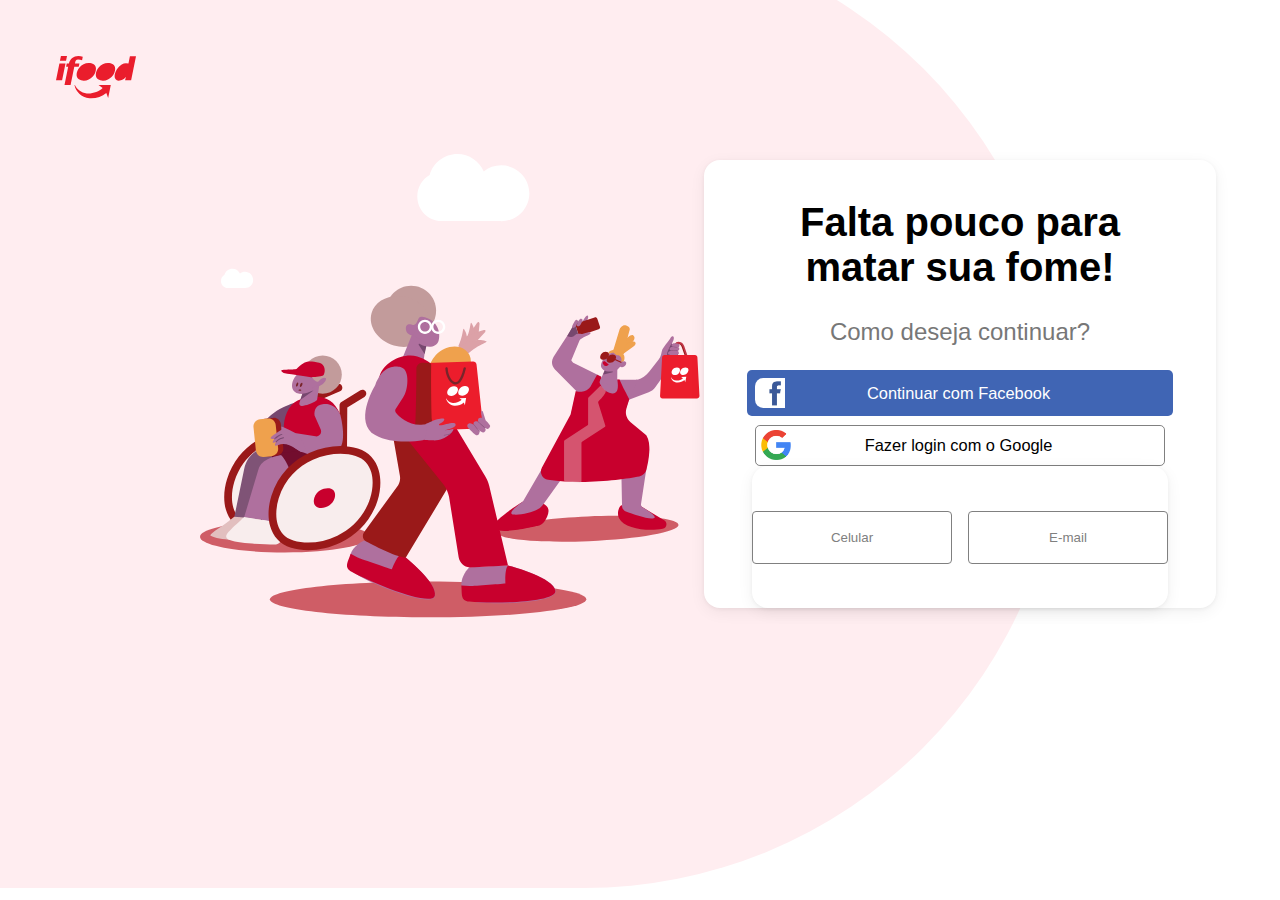
<file: paginaEntrar/index.html>
<!DOCTYPE html>
<html lang="pt-br">

<head>
    <meta charset="UTF-8">
    <meta name="viewport" content="width=device-width, initial-scale=1.0">
    <title>Delivery de Comida e Mercado - iFood</title>
    <link rel="icon" type="image/x-icon" href="favicon-32x32.png">
    <link rel="stylesheet" type="text/css" href="./css/header.css">
    <link rel="stylesheet" type="text/css" href="./css/main.css">
</head>

<body>
    <div id="rosacor"></div>
    <header>
        <img src="./assets/logo.svg" alt="Logo IFood">
        <img src="./assets/people-buying.svg" alt="Pessoas felizes comprando" height="500" width="500">
    </header>

    <main>
        <div>
            <p>Falta pouco para matar sua fome!</p>
            <p id="howcontinue">Como deseja continuar?</p>
            <button id="face"><img src="./assets/faceicon.png" width="30" height="30">Continuar com Facebook</button>
            <button id="goog"><img src="./assets/googleicon.png" width="30" height="30">Fazer login com o
                Google</button>
            <div class="botaolinha">
                <button>Celular</button>
                <button>E-mail</button>
            </div>
        </div>
    </main>
</body>
</file>
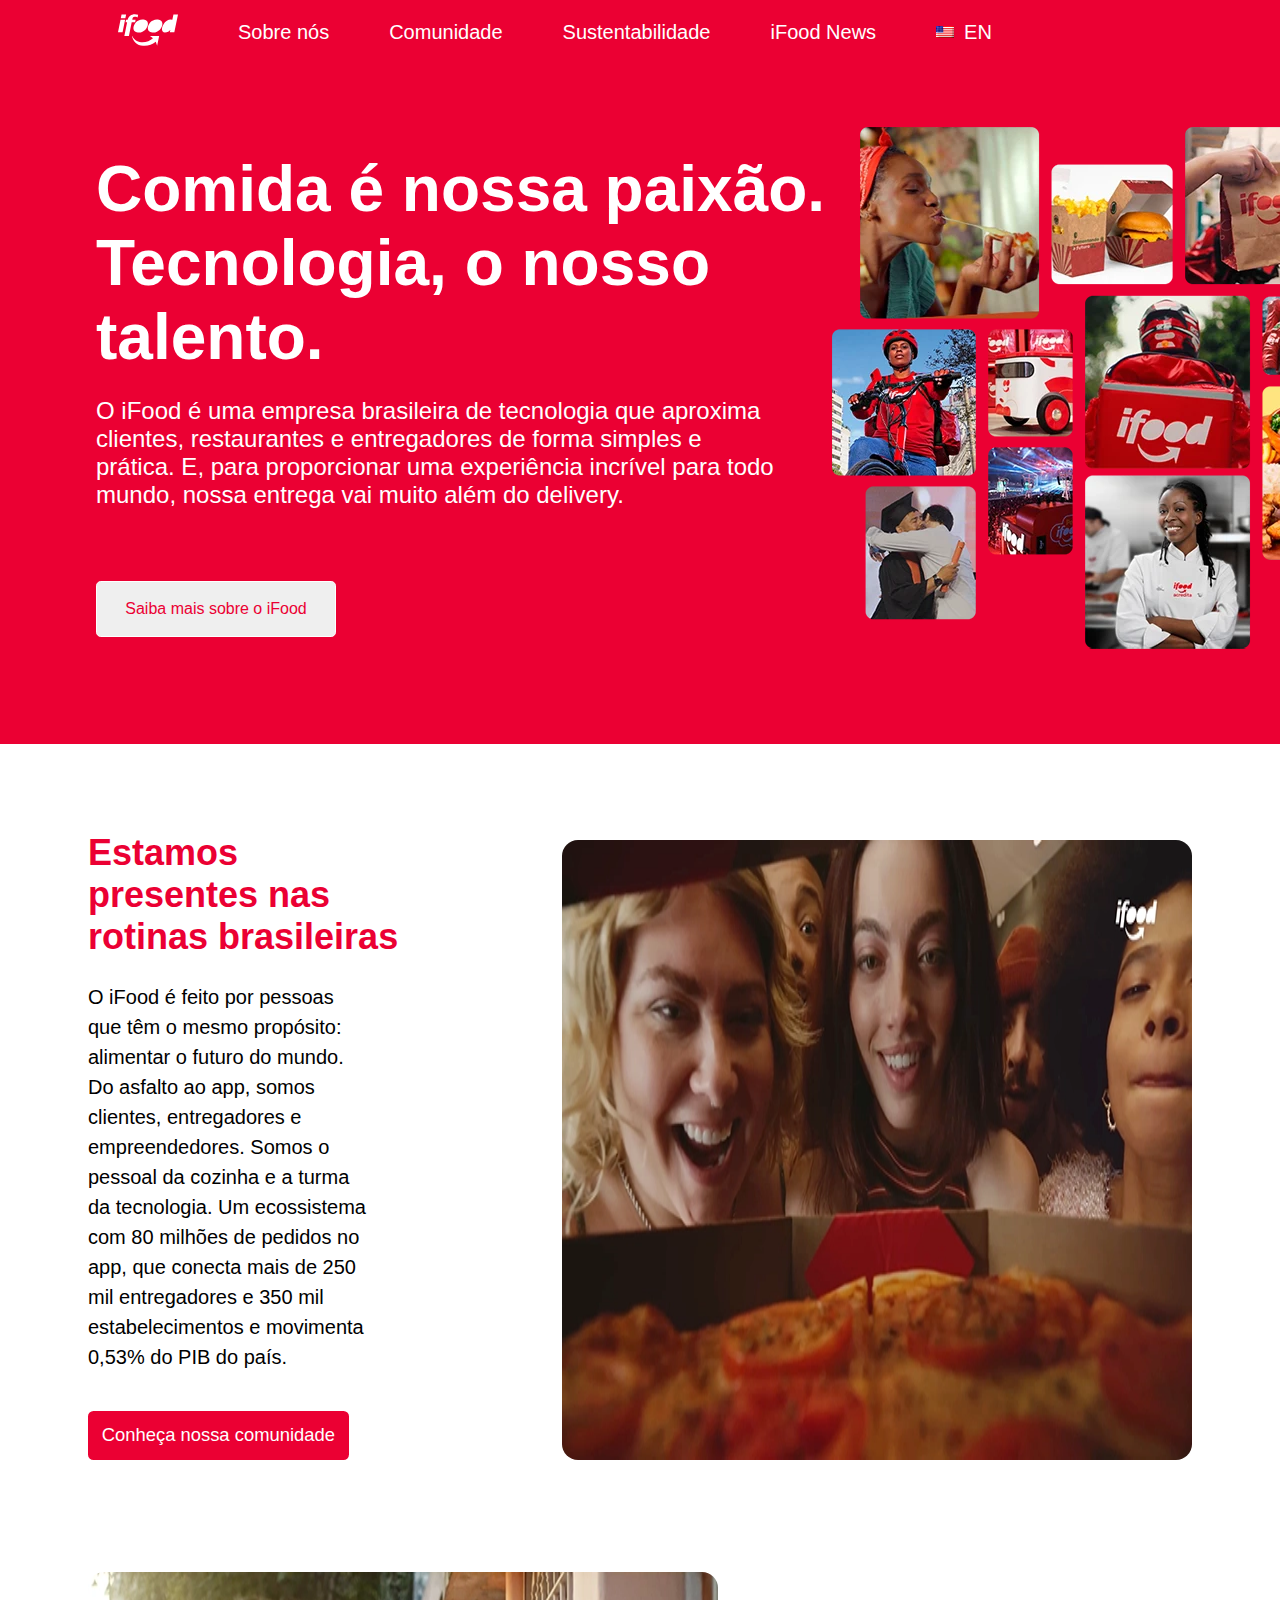
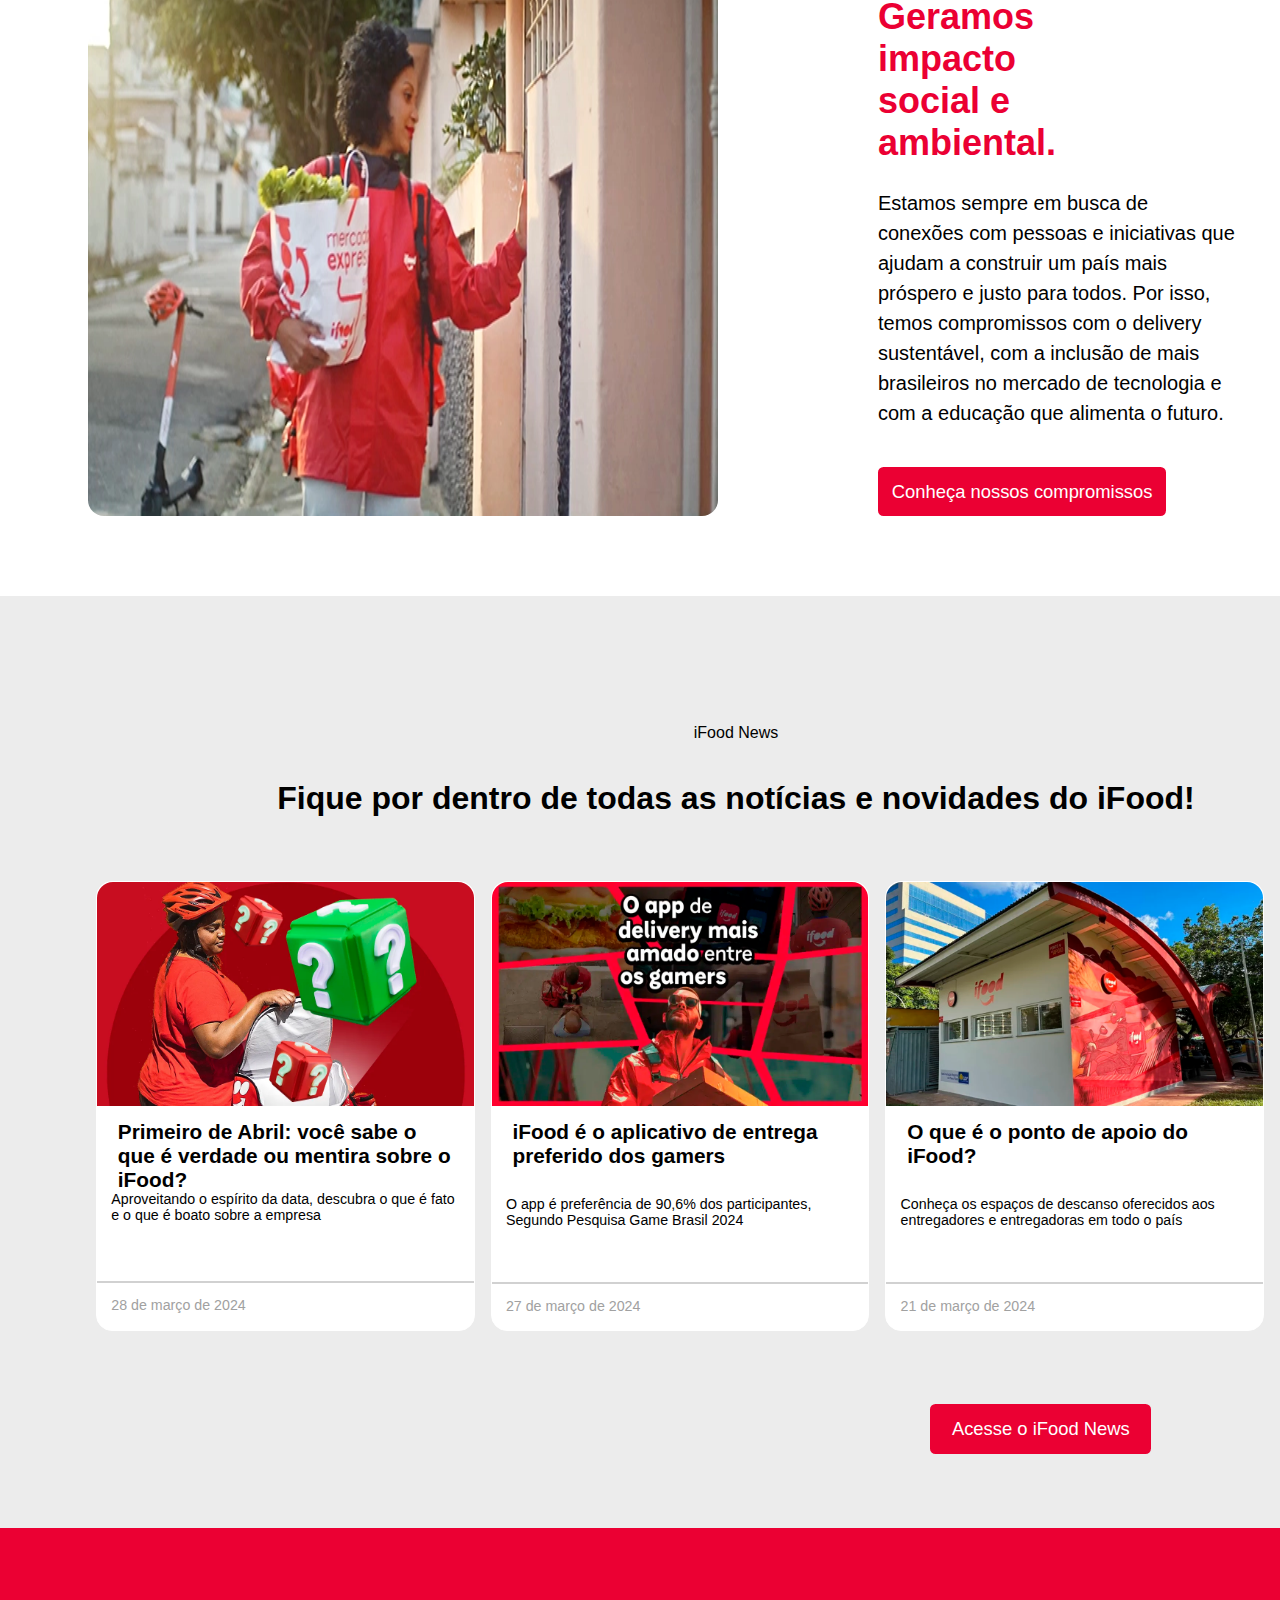
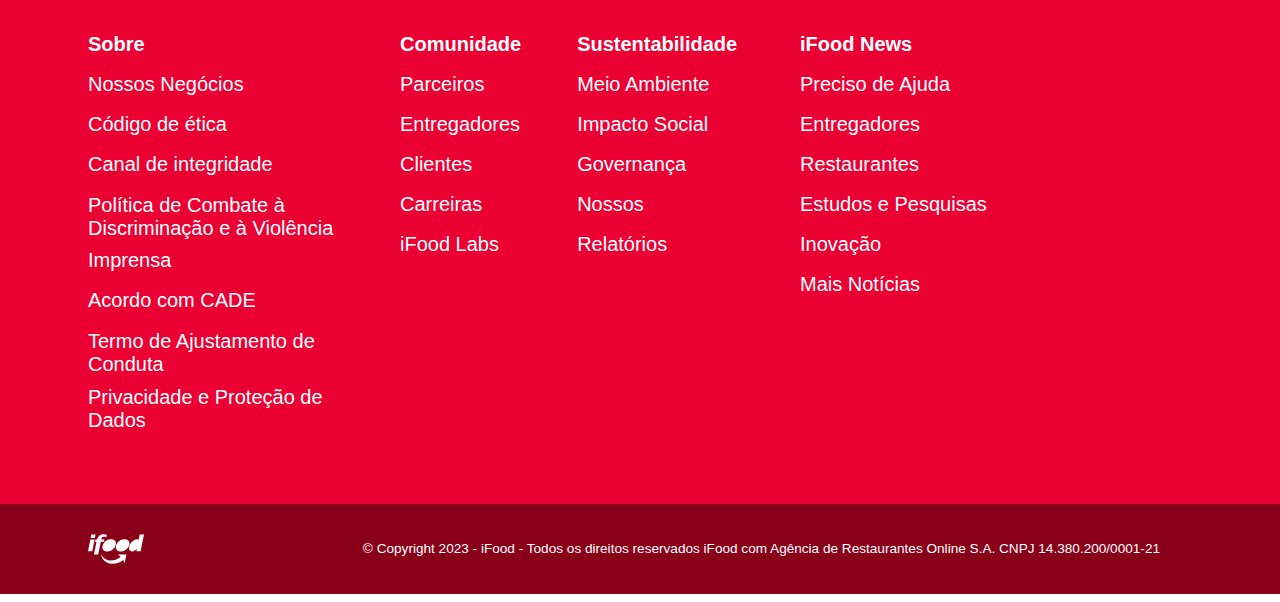
<file: paginaInstitucional/index.html>
<!DOCTYPE html>
<html lang="pt-br">

<head>
    <meta charset="UTF-8">
    <meta name="viewport" content="width=device-width, initial-scale=1.0">
    <title>iFood | Comida é a nossa paixão. Tecnologia , o nosso talento</title>
    <link rel="stylesheet" href="https://cdnjs.cloudflare.com/ajax/libs/font-awesome/5.13.0/css/all.min.css">
    <link rel="icon" type="image/x-icon" href="favicon.png">
    <link rel="stylesheet" type="text/css" href="./css/header.css">
    <link rel="stylesheet" type="text/css" href="./css/main.css">
    <link rel="stylesheet" type="text/css" href="./css/footer.css">
</head>

<body>
    <header class="menu-header">
        <nav class="barra">
            <ul class="menu-lista">
                <li><img id="iminv" src="./assets/logoifoodred.svg" alt="Logo IFood" width="60" height="60"></li>
                <li class="invisivel" onmouseover="showOptions('op1')" onmouseout="hideOptions('op1')">
                    <p>Sobre nós</p>
                </li>
                <ul id="op1">
                    <li>Quem Somos</li>
                    <li>Nossos Negócios</li>
                    <li>Imprensa</li>
                </ul>
                <li class="invisivel" onmouseover="showOptions('op2')" onmouseout="hideOptions('op2')">
                    <p>Comunidade</p>
                </li>
                <ul id="op2">
                    <li>Nosso ecossitema</li>
                    <li>Parceiros</li>
                    <li>Entregadores</li>
                    <li>Clientes</li>
                    <li>Carreiras</li>
                    <li>iFood Labs</li>
                </ul>
                <li class="invisivel" onmouseover="showOptions('op3')" onmouseout="hideOptions('op3')">
                    <p>Sustentabilidade</p>
                </li>
                <ul id="op3">
                    <li>Nosso Compromissos</li>
                    <li>Governança</li>
                    <li>Impacto Social</li>
                    <li>Meio Ambiente</li>
                    <li>Embalagens Sustentáveis</li>
                </ul>
                <li class="invisivel">
                    <p>iFood News</p>
                </li>
                <li class="invisivel"><img src="./assets/en_US.png">
                    <p>EN</p>
                </li>
            </ul>

            <button class="bot">Pede iFood Já!</button>
            <i class="fas fa-bars" id="hamburguer"></i>
        </nav>

        <section class="resumo">
            <div id="teb">
                <p>Comida é nossa paixão. Tecnologia, o nosso talento.</p>
                <p>O iFood é uma empresa brasileira de tecnologia que aproxima clientes,
                    restaurantes e entregadores de forma simples e prática. E, para proporcionar
                    uma experiência incrível para todo mundo, nossa entrega vai muito além do delivery.</p>
                <button>Saiba mais sobre o iFood</button>
            </div>
            <img src="./assets/hero_home.webp" alt="Várias imagens mostrando momentos de iFood">
        </section>
    </header>

    <main>
        <article>
            <section class="comunidade">
                <div>
                    <h1>Estamos presentes nas rotinas brasileiras</h1>
                    <p>O iFood é feito por pessoas que têm o mesmo propósito: alimentar o futuro do mundo.
                        Do asfalto ao app, somos clientes, entregadores e empreendedores. Somos o pessoal da
                        cozinha e a turma da tecnologia. Um ecossistema com 80 milhões de pedidos no app,
                        que conecta mais de 250 mil entregadores e 350 mil estabelecimentos e movimenta
                        0,53% do PIB do país.</p>
                    <button>Conheça nossa comunidade</button>
                </div>
                <img src="./assets/ao_redordamesa2.webp" alt="Pessoas olhando uma pizza">
            </section>

            <section class="compromissos">
                <img src="./assets/deliverysustentavel2.webp" alt="Mulher com sacola de compras do iFood">
                <div>
                    <h1>Geramos impacto social e ambiental.</h1>
                    <p>Estamos sempre em busca de conexões com pessoas e iniciativas que ajudam a construir
                        um país mais próspero e justo para todos. Por isso, temos compromissos com o delivery
                        sustentável, com a inclusão de mais brasileiros no mercado de tecnologia e com a
                        educação que alimenta o futuro.</p>
                    <button>Conheça nossos compromissos</button>
                </div>
            </section>
        </article>

        <section id="news">
            <div>
                <p id="parout">iFood News</p>
                <h1 id="titout">Fique por dentro de todas as notícias e novidades do iFood!</h1>
            </div>
            <div id="noticias">
                <div class="notic">
                    <img src="./assets/ifood-mentiraxverdade.webp" alt="Mulher abrindo um pacote">
                    <h1>Primeiro de Abril: você sabe o que é verdade ou mentira sobre o iFood?</h1>
                    <p>Aproveitando o espírito da data, descubra o que é fato e o que é boato sobre a empresa</p>
                    <div class="linha"></div>
                    <p>28 de março de 2024</p>
                </div>
                <div class="notic">
                    <img src="./assets/gamers_ifood_portal-1024x576.webp" alt="Homem Gamer">
                    <h1>iFood é o aplicativo de entrega preferido dos gamers</h1>
                    <p>O app é preferência de 90,6% dos participantes, Segundo Pesquisa Game Brasil 2024</p>
                    <div class="linha"></div>
                    <p>27 de março de 2024</p>
                </div>
                <div class="notic">
                    <img src="./assets/PONTODEAPOIO-7-1024x650.webp" alt="Foto de um espaço de descanso">
                    <h1>O que é o ponto de apoio do iFood?</h1>
                    <p>Conheça os espaços de descanso oferecidos aos entregadores e entregadoras em todo o país</p>
                    <div class="linha"></div>
                    <p>21 de março de 2024</p>
                </div>
            </div>
            <button>Acesse o iFood News</button>
        </section>
    </main>

    <footer>
        <section>
            <ul>
                <li>Sobre</li>
                <li>Nossos Negócios</li>
                <li>Código de ética</li>
                <li>Canal de integridade</li>
                <li class="brok">Política de Combate à Discriminação e à Violência</li>
                <li>Imprensa</li>
                <li>Acordo com CADE</li>
                <li class="brok">Termo de Ajustamento de Conduta</li>
                <li class="brok">Privacidade e Proteção de Dados</li>
            </ul>
            <div class="organiza">
                <ul>
                    <li>Comunidade</li>
                    <li>Parceiros</li>
                    <li>Entregadores</li>
                    <li>Clientes</li>
                    <li>Carreiras</li>
                    <li>iFood Labs</li>
                </ul>
                <ul>
                    <li>Sustentabilidade</li>
                    <li>Meio Ambiente</li>
                    <li>Impacto Social</li>
                    <li>Governança</li>
                    <li>Nossos Relatórios</li>
                </ul>
            </div>
            <div class="organizar">
                <ul>
                    <li>iFood News</li>
                    <li>Preciso de Ajuda</li>
                    <li>Entregadores</li>
                    <li>Restaurantes</li>
                    <li>Estudos e Pesquisas</li>
                    <li>Inovação</li>
                    <li>Mais Notícias</li>
                </ul>
                <div id="redesapp">
                    <ul>
                        <li>Redes sociais</li>
                        <li><img src="./assets/faceicon.svg" width="20" height="20">Facebook</li>
                        <li><img src="./assets/twittericon.svg" width="20" height="20">Twitter</li>
                        <li><img src="./assets/youtubeicon.svg" width="20" height="20">Youtube</li>
                        <li><img src="./assets/instagramicon.svg" width="20" height="20">Instagram</li>
                    </ul>
                    <ul>
                        <li>Baixe o App</li>
                        <li><img src="./assets/appstoreicon.svg" width="20" height="20">App Store</li>
                        <li><img src="./assets/playstoreicon.svg" width="20" height="20">Google Play</li>
                    </ul>
                </div>
            </div>
        </section>

        <section>
            <div>
                <img src="./assets/logoifoodbranco.svg" alt="Logo IFood">
                <p>© Copyright 2023 - iFood - Todos os direitos reservados iFood com Agência de Restaurantes Online S.A.
                    CNPJ 14.380.200/0001-21</p>
            </div>
        </section>
    </footer>
    <script src="script.js"></script>
</body>
</file>
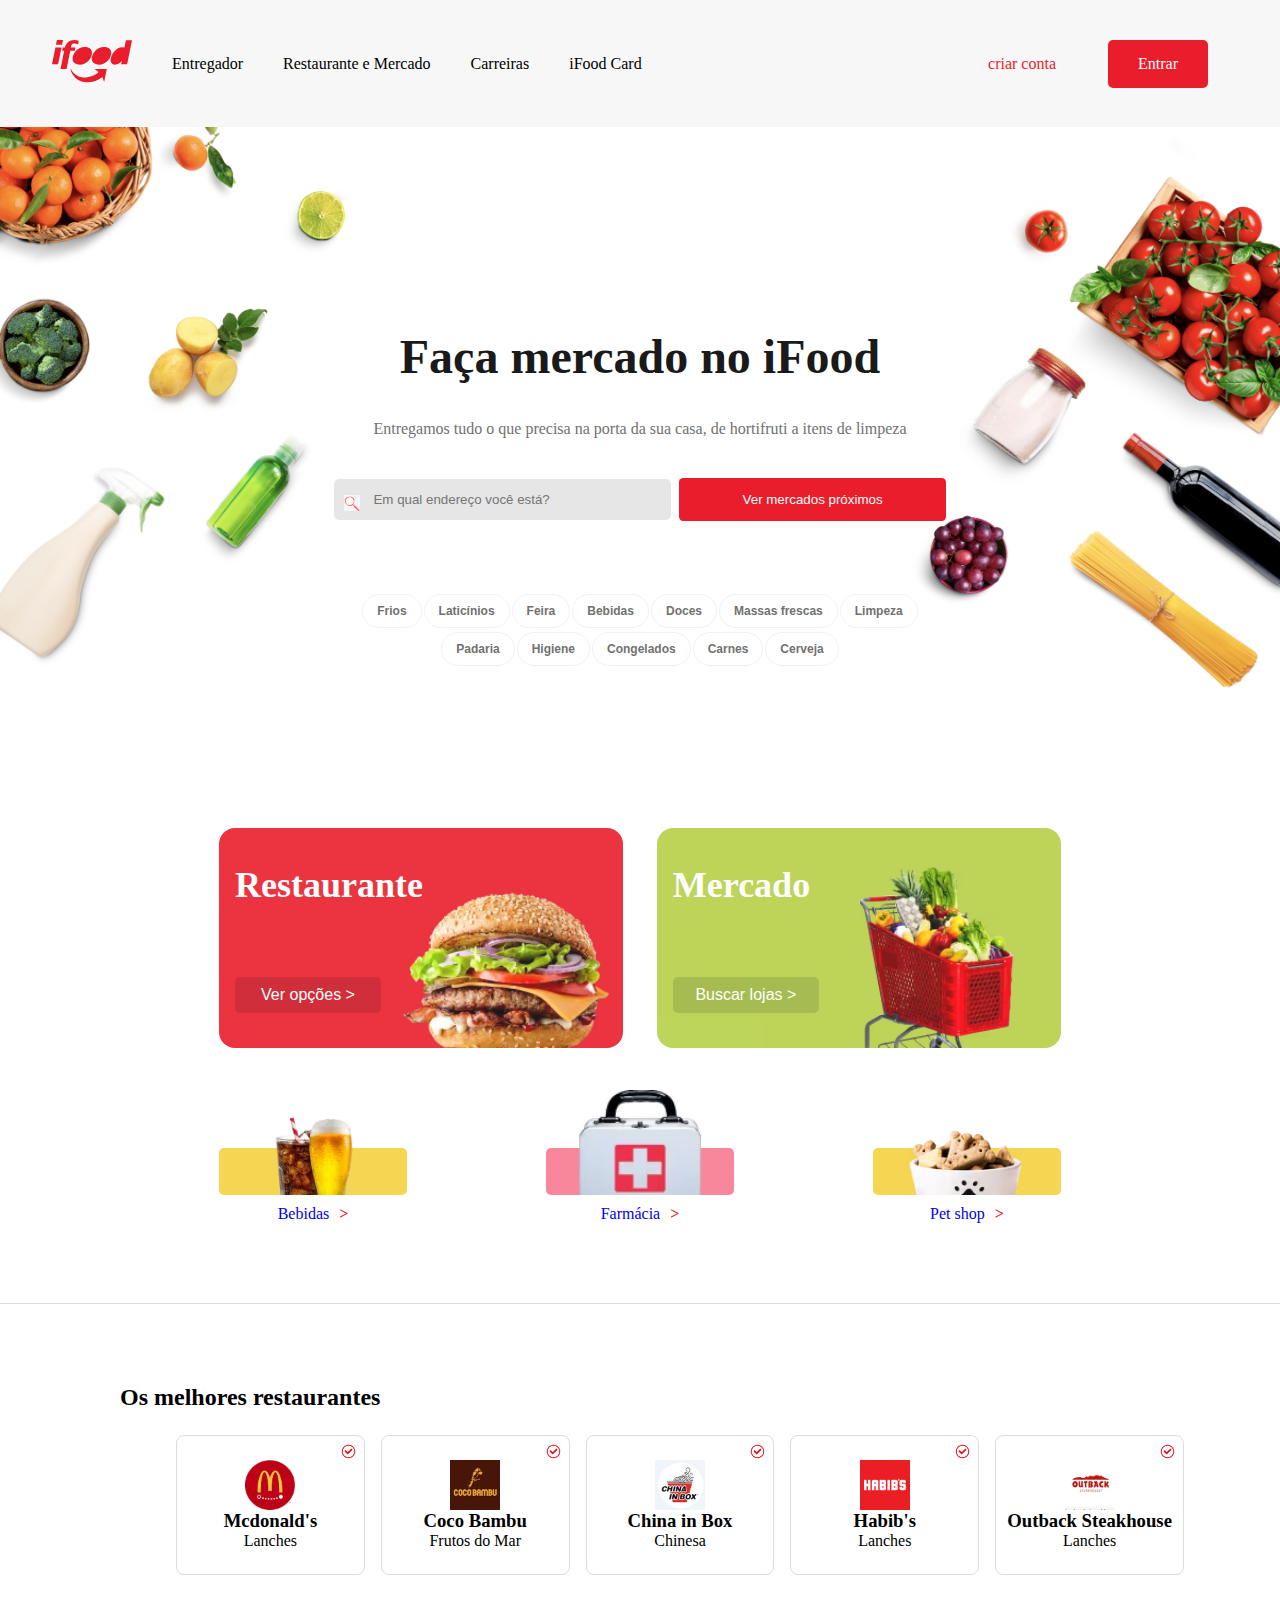
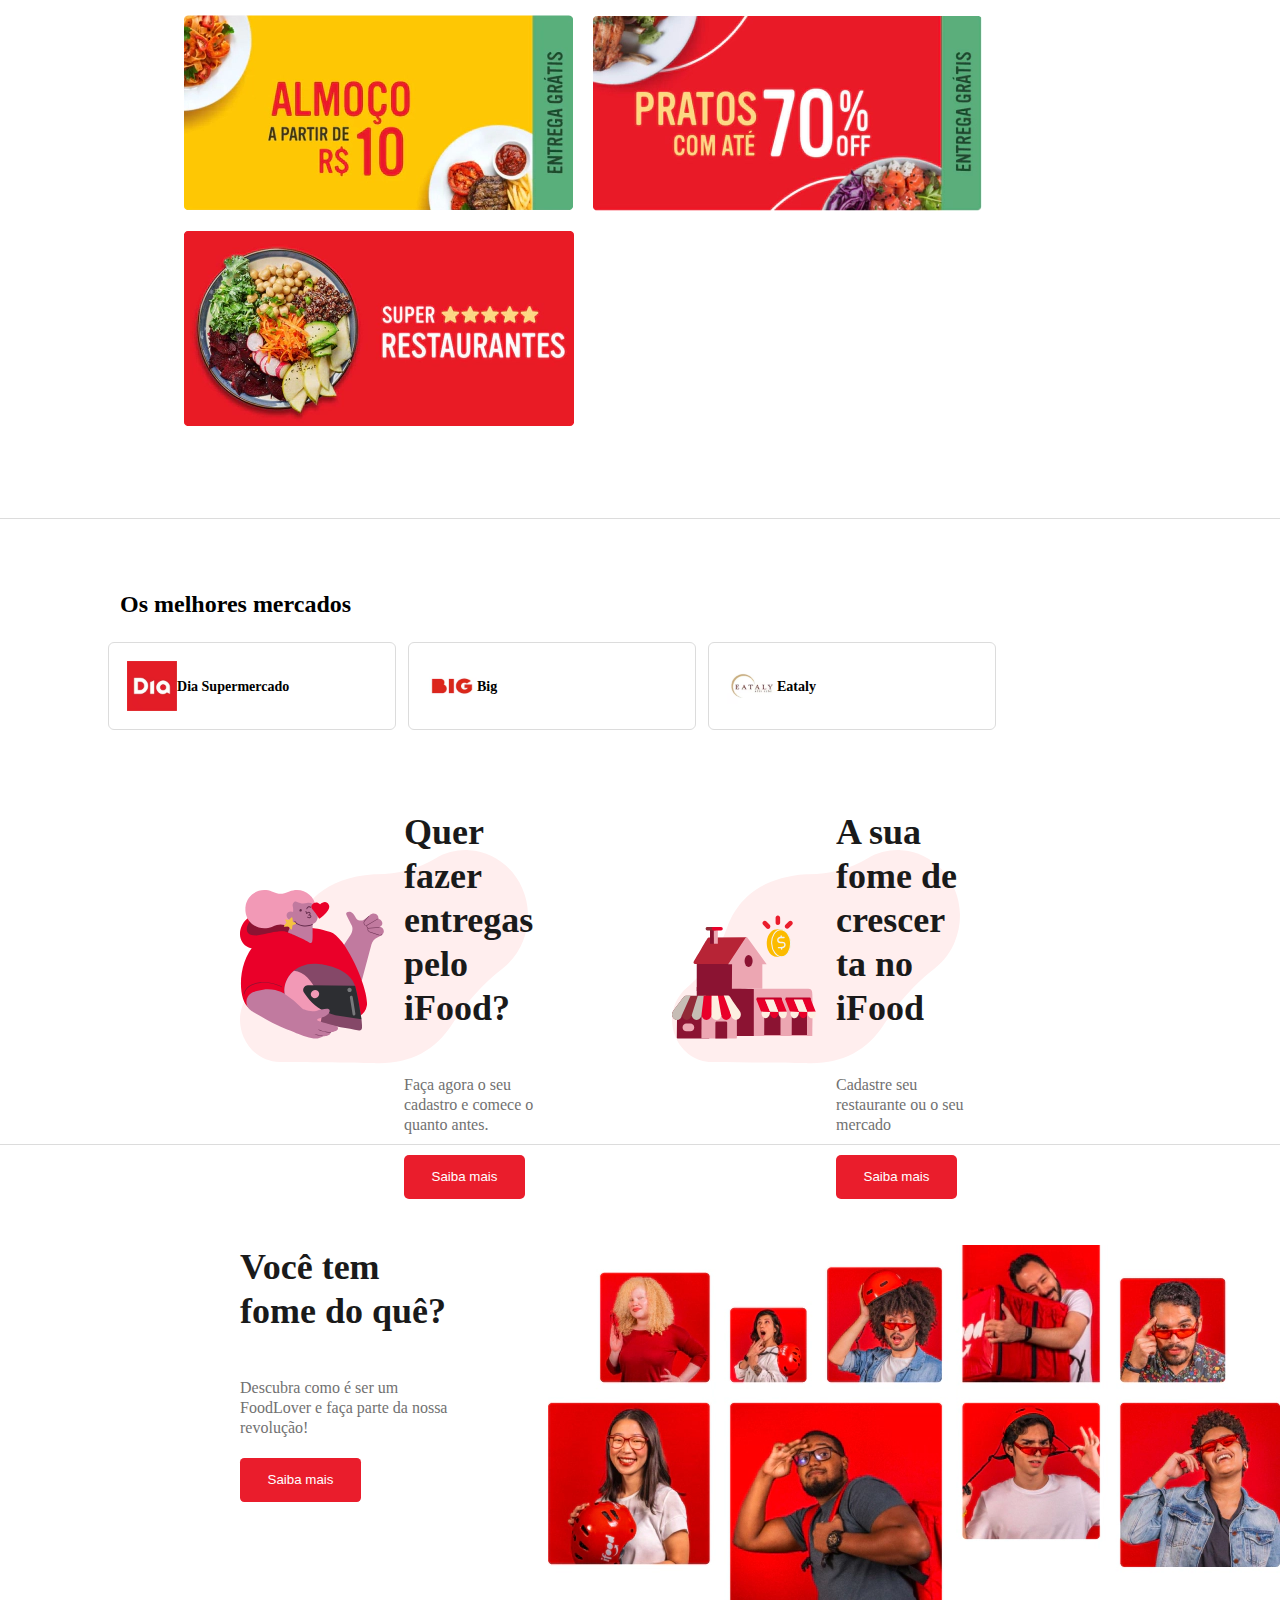
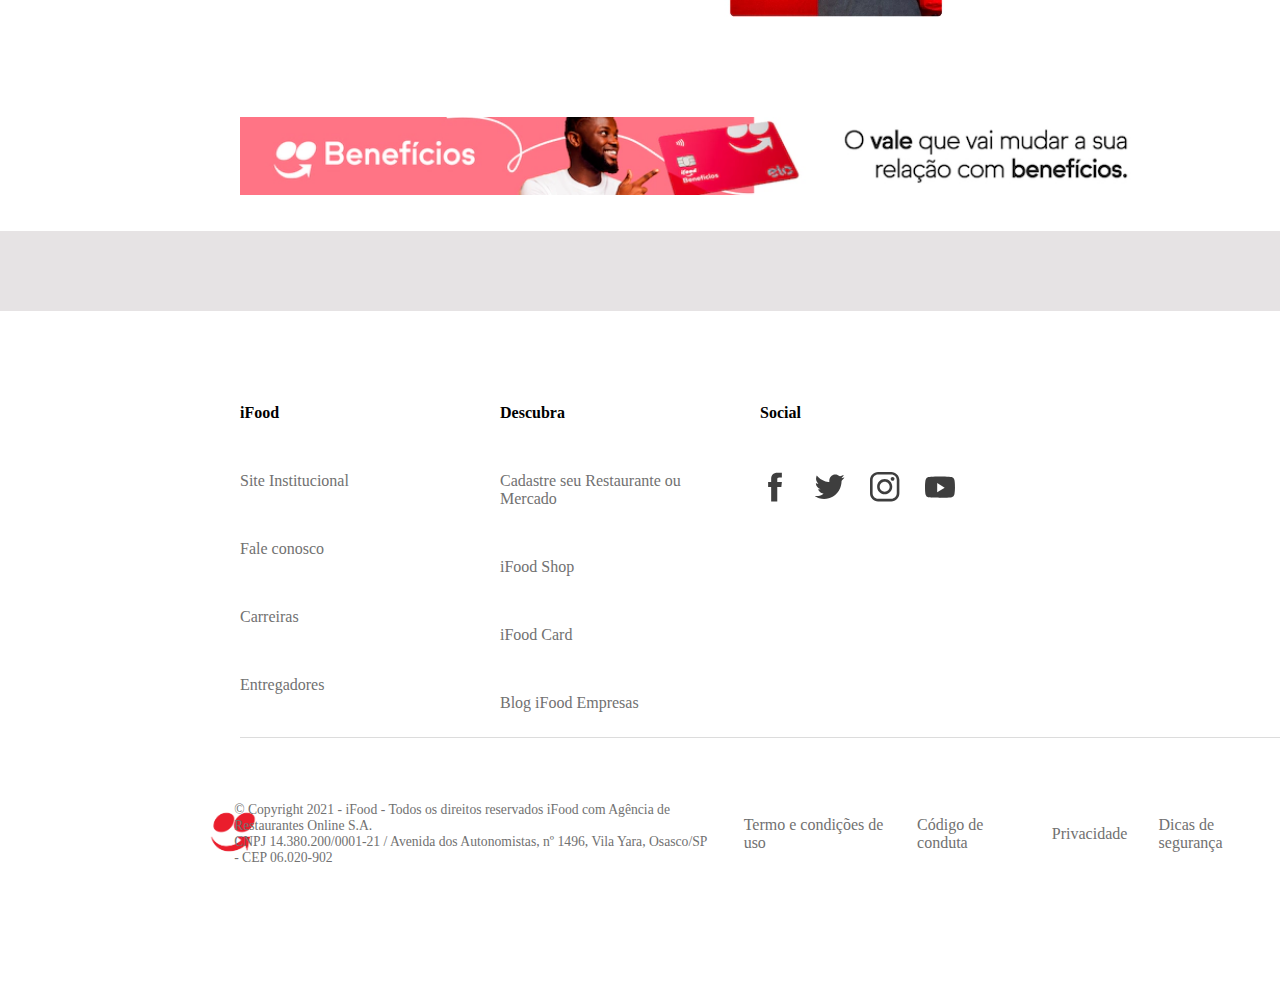
<file: paginaPrincipal/site.html>
<!DOCTYPE html>
<html lang="pt-br">

<head>
    <meta charset="UTF-8">
    <meta name="viewport" content="width=device-width, initial-scale=1.0">
    <title>Delivery de Comida e Mercado - iFood</title>
    <link rel="stylesheet" href="https://cdnjs.cloudflare.com/ajax/libs/font-awesome/5.13.0/css/all.min.css">
    <link rel="icon" type="image/x-icon" href="favicon-32x32.png">
    <link rel="stylesheet" type="text/css" href="./css/header.css">
    <link rel="stylesheet" type="text/css" href="./css/main.css">
    <link rel="stylesheet" type="text/css" href="./css/opcoes.css">
    <link rel="stylesheet" type="text/css" href="./css/loja.css">
    <link rel="stylesheet" type="text/css" href="./css/cadastro.css">
    <link rel="stylesheet" type="text/css" href="./css/foodlover.css">
    <link rel="stylesheet" type="text/css" href="./css/footer.css">
</head>

<body>
    <header class="menu-header">
        <nav class="cabecalho">
            <i class="fas fa-bars" id="hamburguer"></i>
            <ul class="menu-lista">
                <li><img src="./assets/logo.svg" alt="Logo IFood"></li>
                <li class="invisivel">
                    <p>Entregador</p>
                </li>
                <li class="invisivel">
                    <p>Restaurante e Mercado</p>
                </li>
                <li class="invisivel">
                    <p>Carreiras</p>
                </li>
                <li class="invisivel">
                    <p>iFood Card</p>
                </li>
            </ul>

            <ul>
                <li class="invisivel" id="criarconta">
                    <p>criar conta</p>
                </li>
                <li id="entrar">
                    <p>Entrar</p>
                </li>
            </ul>
        </nav>
    </header>

    <main>
        <section class="buscar">
            <div class="cabecalho-buscar">
                <h1>Faça mercado no iFood</h1>
                <p>Entregamos tudo o que precisa na porta da sua casa, de hortifruti a itens de limpeza</p>
            </div>
            <div>
                <form class="input-buscar">
                    <img src="./assets/lupa.jpg" alt="Icone de Localizar">
                    <input type="text" placeholder="Em qual endereço você está?">
                </form>
                <button class="botao-buscar">Ver mercados próximos</button>
            </div>
        </section>

        <section class="opcoes-pedido">
            <div id="parte1">
                <button class="itens-pedido">
                    <h2>Frios</h2>
                </button>
                <button class="itens-pedido">
                    <h2>Laticínios</h2>
                </button>
                <button class="itens-pedido">
                    <h2>Feira</h2>
                </button>
                <button class="itens-pedido">
                    <h2>Bebidas</h2>
                </button>
                <button class="itens-pedido">
                    <h2>Doces</h2>
                </button>
                <button class="itens-pedido">
                    <h2>Massas frescas</h2>
                </button>
                <button class="itens-pedido">
                    <h2>Limpeza</h2>
                </button>
            </div>
            <div id="parte2">
                <button class="itens-pedido">
                    <h2>Padaria</h2>
                </button>
                <button class="itens-pedido">
                    <h2>Higiene</h2>
                </button>
                <button class="itens-pedido">
                    <h2>Congelados</h2>
                </button>
                <button class="itens-pedido">
                    <h2>Carnes</h2>
                </button>
                <button class="itens-pedido">
                    <h2>Cerveja</h2>
                </button>
            </div>
        </section>

        <section class="opcoes">
            <div class="container-opcoes">
                <div class="cards-opcoes">
                    <a href="#" class="card-opcao">
                        <h2>Restaurante</h2>
                        <button>Ver opções &gt;</button>
                        <img src="./assets/hamburguer.png" alt="Imagem de um Hamburguer">
                    </a>
                    <a href="#" class="card-opcao">
                        <h2>Mercado</h2>
                        <button>Buscar lojas &gt;</button>
                        <img src="./assets/carrinho.png" alt="Imagem de um carrinho de compras de mercado">
                    </a>
                </div>
                <div class="mini-cards-opcoes">
                    <a href="#" class="mini-card">
                        <figure>
                            <img src="./assets/drinks.png" alt="Imagem de bebidas">
                        </figure>
                        <span>Bebidas</span>
                    </a>
                    <a href="#" class="mini-card">
                        <figure>
                            <img src="./assets/farmacia.png" alt="Imagem de item farmaceutico">
                        </figure>
                        <span>Farmácia</span>
                    </a>
                    <a href="#" class="mini-card">
                        <figure>
                            <img src="./assets/petshop.png" alt="Imagem de pote de ração">
                        </figure>
                        <span>Pet shop</span>
                    </a>
                </div>
            </div>
            <div class="separador"></div>
        </section>

        <section class="lojas">
            <h1>Os melhores restaurantes</h1>
            <div id="propagandas">
                <a class="lojas-prop" href="#">
                    <img src="./assets/mcdonalds.jpg" alt="Logo MacDonald's" width="50" height="50">
                    <h3>Mcdonald's</h3>
                    <p>Lanches</p>
                    <img class="correct" src="./assets/correct.png" alt="Icone check" width="15" height="15">
                </a>
                <a class="lojas-prop" href="#">
                    <img src="./assets/cocobambu.png" alt="Logo MacDonald's" width="50" height="50">
                    <h3>Coco Bambu</h3>
                    <p>Frutos do Mar</p>
                    <img class="correct" src="./assets/correct.png" alt="Icone check" width="15" height="15">
                </a>
                <a class="lojas-prop" href="#">
                    <img src="./assets/chinainbox.png" alt="Logo MacDonald's" width="50" height="50">
                    <h3>China in Box</h3>
                    <p>Chinesa</p>
                    <img class="correct" src="./assets/correct.png" alt="Icone check" width="15" height="15">
                </a>
                <a class="lojas-prop" href="#">
                    <img src="./assets/habibs.jpg" alt="Logo MacDonald's" width="50" height="50">
                    <h3>Habib's</h3>
                    <p>Lanches</p>
                    <img class="correct" src="./assets/correct.png" alt="Icone check" width="15" height="15">
                </a>
                <a class="lojas-prop" href="#">
                    <img src="./assets/outback.png" alt="Logo MacDonald's" width="50" height="50">
                    <h3>Outback Steakhouse</h3>
                    <p>Lanches</p>
                    <img class="correct" src="./assets/correct.png" alt="Icone check" width="15" height="15">
                </a>
            </div>
            <div>
                <img src="./assets/banner1.png" alt="Comida a partir de 10 reais">
                <img src="./assets/banner2.png" alt="Comida com até 70% de desconto">
                <img src="./assets/banner3.png" alt="Super restaurantes">
            </div>
            <div class="separador"></div>
        </section>

        <section id="secad">
            <h1 id="bestmarket">Os melhores mercados</h1>
            <div id="mercados">
                <a class="mercado" href="#">
                    <img src="./assets/diasupermercado.jpeg" alt="Logo Dia Supermercado" width="50" height="50">
                    <h3>Dia Supermercado</h3>
                </a>
                <a class="mercado" href="#">
                    <img src="./assets/big.png" alt="Logo Big" width="50" height="50">
                    <h3>Big</h3>
                </a>
                <a class="mercado" href="#">
                    <img src="./assets/eataly.jpg" alt="Logo Eataly" width="50" height="50">
                    <h3>Eataly</h3>
                </a>
            </div>
            <div class="cadastros">
                <div class="cadastro">
                    <img src="./assets/background.svg" alt="Fundo Rosa">
                    <article>
                        <h2>Quer fazer entregas pelo iFood?</h2>
                        <p>Faça agora o seu cadastro e comece o quanto antes.</p>
                        <a href="#"><button>Saiba mais</button></a>
                    </article>
                    <img class="imgfood" src="./assets/deliveryman.svg"
                        alt="Imagem de uma mulher segurando um capacete">
                </div>
                <div class="cadastro">
                    <img src="./assets/background.svg" alt="Fundo Rosa">
                    <article>
                        <h2>A sua fome de crescer ta no iFood</h2>
                        <p>Cadastre seu restaurante ou o seu mercado</p>
                        <a href="#"><button>Saiba mais</button></a>
                    </article>
                    <img class="imgfood" src="./assets/store.svg" alt="Imagem de uma loja">
                </div>
            </div>
            <div class="separador"></div>
        </section>

        <section class="foodlover">
            <article>
                <h2>Você tem fome do quê?</h2>
                <p>Descubra como é ser um FoodLover e faça parte da nossa revolução!</p>
                <a href="#"><button>Saiba mais</button></a>
            </article>
            <img src="./assets/foodloverbanner.jpg" alt="Pessoas amantes de iFood">
        </section>

        <div class="beneficios-banner">
            <a id="naoresp" href="#"><img src="./assets/beneficios.png" alt="Benefício Vale"></a>
            <a id="resp"href="#"><img src="./assets/beneficiosresponsivo.png" alt="Benefício Vale"></a>
        </div>

        <div id="strongborda"></div>
    </main>

    <footer class="rodape">
        <section class="rodape-sobre">
            <ul>
                <li><strong>iFood</strong></li>
                <li><a href="#">Site Institucional</a></li>
                <li><a href="#">Fale conosco</a></li>
                <li><a href="#">Carreiras</a></li>
                <li><a href="#">Entregadores</a></li>
            </ul>
            <ul>
                <li><strong>Descubra</strong></li>
                <li><a href="#">Cadastre seu Restaurante ou Mercado</a></li>
                <li><a href="#">iFood Shop</a></li>
                <li><a href="#">iFood Card</a></li>
                <li><a href="#">Blog iFood Empresas</a></li>
            </ul>
            <ul>
                <li><strong>Social</strong></li>
                <div id="midias">
                    <li><a href="#"><img src="./assets/facebook.svg" height="30" width="30"></a></li>
                    <li><a href="#"><img src="./assets/twitter.svg" height="30" width="30"></a></li>
                    <li><a href="#"><img src="./assets/instagram.svg" height="30" width="30"></a></li>
                    <li><a href="#"><img src="./assets/youtube.svg" height="30" width="30"></a></li>
                </div>
            </ul>
            <div class="separador"></div>
        </section>

        <section class="copyr">
            <ul>
                <li><img src="./assets/ifoodicon.png" alt="Logo marca iFood" width="50" height="50"></li>
                <li>
                    <small>
                        <p>© Copyright 2021 - iFood - Todos os direitos reservados iFood com
                        Agência de Restaurantes Online S.A.</p>
                        <p>CNPJ 14.380.200/0001-21 / Avenida dos Autonomistas, nº 1496, Vila Yara, 
                        Osasco/SP - CEP 06.020-902</p>
                    </small>
                </li>
                <li><a href="#">Termo e condições de uso</a></li>
                <li><a href="#">Código de conduta</a></li>
                <li><a href="#">Privacidade</a></li>
                <li><a href="#">Dicas de segurança</a></li>
            </ul>
        </section>
    </footer>

    <script src="script.js"></script>
</body>

</html>
</file>
<file: paginaEntrar/css/header.css>
header img:first-child {

    padding-top: 3em;
    padding-left: 3em;
    position: absolute;
    z-index: 1;
}

header img:last-child {
    margin-left: 12em;
    margin-top: 8em;
}

#rosacor {
    background-color: rgb(255, 237, 240);
    width: 60em;
    height: 50em;
    border-radius: 0px 100em 100em 0px;
    position: absolute;
    z-index: -1;
    transform: scale(1.2);
}

body {
    font-family: "Helvetica", sans-serif;
}

@media screen and (max-width: 768px) {
    header img:first-child {
        left: 10em;
    }

    header img:last-child {
        width: 17em;
        height: 17em;
        margin-left: 6em;
        margin-top: 1.5em;
    }

    #rosacor {
        border-radius: 0px 0px 100em 100em;
        width: 40em;
        height: 20em;
        margin-left: -5em;
    }
}
</file>
<file: paginaEntrar/css/main.css>
main {
    display: flex;
    justify-content: center;
    margin-top: -30em;
    margin-left: 40em;
}

main div {
    width: 32em;
    height: 28em;
    background-color: #fff;
    box-shadow: 0 1px 4px rgba(0, 0, 0, .05), 0 4px 16px rgba(0, 0, 0, .06);
    border-radius: 1em;
    display: flex;
    flex-direction: column;
    justify-content: flex-start;
    align-items: center;
}

div p:first-child {
    padding-left: 2em;
    padding-right: 2em;
    font-weight: bold;
    font-size: 2.5em;
    text-align: center;
}

#howcontinue {
    color: rgb(119, 119, 119);
    text-align: center;
    font-size: 1.5em;
    margin-top: -0.5em;
}

#face {
    font-size: 1.025em;
    display: flex;
    justify-content: flex-start;
    align-items: center;
    color: #fff;
    padding: 0.5em;
    border-radius: 0.3em;
    border: none;
    background-color: #4065b4;
    width: 26em;
    text-align: center;
}

#face img {
    border-radius: 0.5em;
    padding-right: 5em;
}

#goog {
    font-size: 1.025em;
    display: flex;
    justify-content: flex-start;
    align-items: center;
    color: black;
    padding: 0.3em;
    border-radius: 0.3em;
    border: 1px solid gray;
    background-color: #fff;
    width: 25em;
    text-align: center;
    margin-top: 0.5em;
}

#goog img {
    padding-right: 4.5em;
}

.botaolinha {
    display: flex;
    justify-content: space-between;
    align-items: center;
    flex-direction: row;
    width: 26em;
}

.botaolinha button {
    border-radius: 0.3em;
    padding: 0.3em;
    color: gray;
    background-color: #fff;
    width: 15em;
    height: 4em;
    border-radius: 0.3em;
    border: 1px solid gray;
}

@media screen and (max-width: 768px) {
    main div {
        position: fixed;
        width: 28em;
        height: 24em;
        left: 1em;
        background-color: transparent;
        box-shadow: none;
        top: 28em;
    }

    main div:first-child p:first-child {
        position: fixed;
        font-size: 1.45em;
        top: 16em;
    }

    #howcontinue {
        position: fixed;
        font-size: 1em;
        top: 28em;
    }

    #face {
        position: fixed;
        top: 30em;
    }

    #goog {
        position: fixed;
        top: 33em;
    }
    
    .botaolinha {
        margin-left: 1em;
    }
}
</file>
<file: paginaInstitucional/css/header.css>
body {
    font-family: "Helvetica", sans-serif;
}

header {
    display: flex;
    background-color: #eb0033;
    color: #fff;
    height: 47em;
    margin-left: -0.5em;
    margin-right: -0.5em;
    margin-top: -1em;
}

.barra {
    display: flex;
    height: 5em;
    position: relative;
}

.menu-lista {
    display: flex;
    flex-direction: row;
    align-items: center;
    margin-left: 3em;
}

.menu-lista li {
    font-size: 1.25em;
    padding: 1.5em;
    list-style-type: none;
    position: relative;
    white-space: nowrap;
}

.menu-lista li p:hover {
    border-bottom: 2px solid white;
}

.menu-lista li:last-child {
    display: flex;
    flex-direction: row;
    align-items: center;
}

.menu-lista li:last-child p {
    margin-left: 0.5em;
}

.barra button {
    color: #eb0033;
    font-size: 1em;
    width: 12em;
    height: 2.75em;
    margin-left: 20em;
    margin-top: 1.25em;
    border-radius: 0.3em;
    border: 1px solid #fff;
}

.barra button:hover {
    background-color: rgb(252, 191, 212);
}

.resumo {
    position: absolute;
    margin-top: 6em;
    margin-left: 6em;
    display: flex;
    flex-direction: row;
}

.resumo #teb {
    width: 46em;
}

.resumo #teb p:first-child {
    font-size: 4em;
    font-weight: bold;
    margin-bottom: -0.0125em;
}

.resumo #teb p:nth-child(2) {
    font-size: 1.5em;
    padding-right: 2em;
}

.resumo button {
    color: #eb0033;
    font-size: 1em;
    width: 15em;
    height: 3.5em;
    border-radius: 0.3em;
    border: 1px solid #fff;
    margin-top: 3em;
}

.resumo button:hover {
    background-color: rgb(252, 191, 212);
}

#hamburguer {
    display: none;
}

#op1 {
    display: none;
    background-color: #fff;
    color: black;
    position: absolute;
    font-size: 0.85em;
    border-radius: 0.3em;
    margin-top: 1em;
    margin-left: 14em;
    z-index: 1;
}

#op2 {
    display: none;
    background-color: #fff;
    color: black;
    position: absolute;
    font-size: 0.85em;
    border-radius: 0.3em;
    margin-top: 1em;
    margin-left: 25em;
    z-index: 1;
}

#op3 {
    display: none;
    background-color: #fff;
    color: black;
    position: absolute;
    font-size: 0.85em;
    border-radius: 0.3em;
    margin-top: 1em;
    margin-left: 38em;
    z-index: 1;
}

@media screen and (max-width: 768px) {
    .invisivel {
        display: none;
    }

    .invisivel img {
        display: none;
    }

    .invisivel p {
        display: none;
    }


    #hamburguer {
        display: block;
        margin-top: 2.25em;
        margin-left: 7em;
    }

    header {
        height: 62em;
    }

    .barra button {
        font-size: 0.7em;
        margin-left: -1em;
        margin-top: 2.5em;
    }

    .menu-lista li:first-child img {
        width: 2em;
        height: 2em;
        margin-top: 1em;
        margin-left: -4em;
    }

    .resumo {
        flex-direction: column-reverse;
    }

    .resumo img {
        width: 25em;
        margin-left: -2.25em;
    }

    .resumo #teb p:first-child {
        font-size: 2em;
        padding-right: 10em;
        margin-left: -4em;
        text-align: center;
    }

    .resumo #teb p:nth-child(2) {
        font-size: 1.15em;
        margin-left: -4em;
        padding-right: 21em;
        text-align: center;
    }

    .resumo button {
        margin-left: 2em;
    }

    .barra .botao {
        display: none;
    }

    .menu-visivel {
        margin-left: -0.5em;
        margin-top: -0.5em;
        background-color: #fff;
        width: 29em;
        height: 28em;
        z-index: 1;
        color: black;
    }

    .menu-visivel .invisivel {
        display: block;
        padding: 1em;
    }

    .menu-visivel.menu-lista {
        display: flex;
        flex-direction: column;
        align-items: flex-start;
        padding-left: 2.3em;
    }

    .menu-visivel#hamburguer {
        color: black;
    }
}
</file>
<file: paginaInstitucional/css/main.css>
article {
    margin-left: 5em;
    margin-top: 4em;
    margin-right: 5em;
}

.comunidade {
    display: flex;
    flex-direction: row;
    margin-bottom: 7em;
}

.comunidade h1 {
    color: #eb0033;
    font-size: 2.25em;
}

.comunidade div {
    padding-right: 10em;
}

.comunidade div p {
    font-size: 1.25em;
    padding-right: 1.5em;
    line-height: 1.5;
}

.comunidade div button {
    background-color: #eb0033;
    color: #fff;
    font-size: 1.15em;
    padding: 0.75em;
    margin-top: 1em;
    border-radius: 0.3em;
    border: none;
}

.comunidade div button:hover {
    background-color: #e9375d
}

.comunidade img {
    margin-top: 2em;
    border-radius: 1em;
}

@media screen and (max-width: 768px) {
    article {
        margin-left: 2em;
        margin-right: -8em;
    }

    .comunidade {
        flex-direction: column-reverse;
    }

    .comunidade img {
        margin-top: -1em;
        width: 25em;
    }

    .comunidade h1 {
        font-size: 1.5em;
        text-align: center;
    }

    .comunidade div {
        display: flex;
        flex-direction: column;
    }

    .comunidade div p {
        font-size: 1em;
        text-align: center;
        margin-right: -1em;
    }

    .comunidade div button {
        font-size: 1em;
        padding: 0.75em;
        margin-top: 1em;
        border-radius: 0.3em;
        border: none;
        width: 15em;
        align-self: center;
    }
}

.compromissos {
    display: flex;
    flex-direction: row;
}

.compromissos img {
    border-radius: 1em;
}

.compromissos h1 {
    color: #eb0033;
    font-size: 2.25em;
    padding-right: 5em;
}

.compromissos div {
    padding-left: 10em;
}

.compromissos div p {
    font-size: 1.25em;
    line-height: 1.5;
}

.compromissos div button {
    background-color: #eb0033;
    color: #fff;
    font-size: 1.15em;
    padding: 0.75em;
    margin-top: 1em;
    border-radius: 0.3em;
    border: none;
}

.compromissos div button:hover {
    background-color: #e9375d
}

@media screen and (max-width: 768px) {
    .compromissos {
        flex-direction: column;
    }

    .compromissos img {
        margin-top: -1em;
        width: 25em;
    }

    .compromissos h1 {
        font-size: 1.5em;
        text-align: center;
        padding-right: 8em;
    }

    .compromissos div {
        display: flex;
        flex-direction: column;
        margin-left: -10em;
    }

    .compromissos div p {
        font-size: 1em;
        text-align: center;
        margin-right: 11em;
    }

    .compromissos div button {
        font-size: 1em;
        padding: 0.75em;
        margin-top: 1em;
        border-radius: 0.3em;
        border: none;
        width: 16em;
        align-self: center;
        margin-right: 10em;
    }
}

#news {
    margin-left: -0.5em;
    margin-right: -0.5em;
    margin-top: 5em;
    background-color: rgb(236, 236, 236);
    display: flex;
    flex-direction: column;
}

#news div:first-child {
    margin-left: 6em;
    margin-right: 6em;
    display: flex;
    flex-direction: column;
    width: 100%;
}

#news #parout {
    padding-top: 7em;
    text-align: center;
}

#news #titout {
    font-size: 2em;
    text-align: center;
    margin-bottom: 2em;
}

#news #noticias {
    display: flex;
    flex-direction: row;
    justify-content: center;
}

#news #noticias .notic {
    display: flex;
    background-color: #fff;
    border: 1px solid #fff;
    border-radius: 1em;
    width: 25em;
    height: 28em;
    margin-right: 1em;
    flex-direction: column;
}

#news #noticias .notic img {
    border-top-left-radius: 1em;
    border-top-right-radius: 1em;
    width: 100%;
    height: 50%;
}

#news #noticias .notic h1 {
    font-size: 1.3em;
    text-align: left;
    padding-left: 1em;
    padding-right: 1em;
}

#news #noticias .notic p {
    font-size: 0.89em;
    text-align: left;
    padding-left: 1em;
    padding-right: 1em;
    display: block;
}

#news #noticias .notic:first-child p {
    margin-top: -1em;
}

#news #noticias .notic:last-child h1 {
    padding-right: 2em;
}

#news #noticias .notic .linha {
    border: 1px solid rgb(209, 209, 209);
    margin-top: 2.5em;
}

#news #noticias .notic:first-child .linha {
    margin-top: 2.7em;
}

#news #noticias .notic p:last-child {
    color: rgb(161, 161, 161);
}

#news #noticias .notic:first-child p:last-child {
    margin-top: 1em;
}

#news button {
    background-color: #eb0033;
    color: #fff;
    font-size: 1.15em;
    padding: 0.75em;
    margin-top: 4em;
    margin-right: 7em;
    margin-bottom: 4em;
    border-radius: 0.3em;
    border: none;
    width: 12em;
    align-self: flex-end;
}

#news button:hover {
    background-color: #e9375d
}

@media screen and (max-width: 768px) {
    #news #noticias {
        flex-direction: column;
    }

    #news #noticias .notic {
        margin-top: 1.5em;
    }

    #news #noticias .notic:first-child {
        margin-left: 3em;
    }

    #news #noticias .notic:not(:first-child) {
        margin-left: 3em;
    }

    #news #titout {
        font-size: 1.6em;
        margin-left: -2em;
        padding-right: 5em;
    }

    #news #parout {
        margin-left: -12em;
    }

    #news button {
        font-size: 1em;
        width: 12em;
        margin-right: 8.5em;
    }
}
</file>
<file: paginaInstitucional/css/footer.css>
footer section:first-child {
    display: flex;
    background-color: #eb0033;
    color: #fff;
    height: 36em;
    margin-left: -0.5em;
    margin-right: -0.5em;
}

footer section:first-child ul {
    margin-top: 6em;
}

footer section:first-child li {
    list-style: none;
    line-height: 2em;
    font-size: 1.25em;
}

footer section:first-child li.brok {
    line-height: normal;
    margin-top: 0.5em;
}

footer section:first-child ul li:first-child {
    font-weight: bold;
}

footer section:first-child ul:first-child {
    padding-right: 1em;
    margin-left: 3em;
    width: 16em;
}

footer section:first-child img {
    margin-right: 0.25em;
}

footer section:first-child .organiza {
    display: flex;
    margin-left: -3em;
    width: 5em;
}

footer section:first-child .organizar {
    display: flex;
    width: 5em;
    margin-left: 20em;
}

footer section:first-child .organizar #redesapp {
    margin-left: 15em;
}

footer section:first-child .organizar ul:first-child {
    white-space: nowrap;
}

footer section:first-child .organizar #redesapp ul:last-child {
    margin-left: 3em;
}

@media screen and (max-width: 768px) {
    footer section:first-child {
        margin-left: -1em;
        margin-right: -0.7em;
        flex-direction: column;
        font-size: 0.75em;
        height: 82em;
    }

    footer section:first-child ul:first-child {
        margin-left: -1.5em;
        width: 28em;
        margin-bottom: -2em;
    }

    footer section:first-child ul:first-child li {
        line-height: 2em;
    }

    footer section:first-child .organiza {
        margin-left: 0.0125em;
        width: 30em;
        white-space: nowrap;
    }

    footer section:first-child .organizar {
        margin-left: -0.025em;
    }

    footer section:first-child .organizar #redesapp {
        margin-left: 3.5em;
    }

    footer section:first-child .organizar #redesapp ul:last-child {
        margin-left: -1.5em;
    }
}

footer section:last-child {
    background-color: #890019;
    margin-left: -0.5em;
    margin-right: -0.5em;
    margin-bottom: -0.5em;
    padding: 1.5em;
}

footer section:last-child div {
    margin-right: 6em;
    display: flex;
    justify-content: space-between;
}

footer section:last-child img {
    width: 3.5em;
    margin-left: 4em;
}

footer section:last-child p {
    color: #fff;
    font-size: 0.85em;
}

@media screen and (max-width: 768px) {
    footer section:last-child {
        padding-bottom: 4em;
    }

    footer section:last-child div {
        flex-direction: column;
    }

    footer section:last-child img {
        width: 6em;
        align-self: center;
        position: relative;
    }

    footer section:last-child p {
        text-align: center;
        position: absolute;
        margin-top: 5em;
        padding-right: 1em;
        font-size: 0.8em;
    }
}
</file>
<file: paginaPrincipal/css/header.css>
.menu-header {
	padding: 2.5em 2em;
	background-color: #f7f7f7;
	position: fixed;
	z-index: 10;
	top: 0;
	width: 100%;
	list-style-type: none;
}

.menu-header nav,
ul {
	list-style: none;
	display: flex;
	flex-direction: row;
	justify-content: space-between;
	align-items: center;
}

.menu-header li {
	padding: 0 1.25em;
}

.menu-header p {
	text-decoration: none;
	color: #000000;
}

.menu-header ul:last-child li:first-child p {
	color: #ea1d2c;
}

.menu-header ul:last-child li:last-child p {
	color: #fff;
	background-color: #ea1d2c;
	padding: 0.9375em 1.875em;
	border-radius: 0.3125em;
}

.menu-header ul:last-child li:last-child p:hover {
	background-color: #f85e68;
}

.cabecalho {
	width: 100%;
	margin: 0 auto;
	position: relative;
}

#entrar {
	position: absolute;
	right: 1.25em;
	top: 50%;
	transform: translateY(-50%);
}

.menu-header ul:last-child li:first-child p {
	position: absolute;
	right: 12em;
	top: 50%;
	transform: translateY(-50%);
}

.menu-header i {
	display: none;
}

* {
	margin: 0;
	padding: 0;
	box-sizing: border-box;
}

html,
body {
	height: 100%;
	width: 100%;
}

@media only screen and (max-width: 768px) {
	.invisivel {
		display: none;
	}

	#entrar {
		display: block;
		margin-right: -3em;
	}

	#hamburguer {
		display: block;
		top: 50%;
		transform: translateY(-50%);
	}

	.menu-lista>li>img {
		margin-right: 15em;
	}

	.menu-visivel .invisivel {
		display: block;
		padding: 1em;
	}

	.menu-visivel.menu-lista {
		display: flex;
		flex-direction: column;
		align-items: flex-start;
		padding-left: 2.3em;
	}

	#hamburguer.clicado {
		position: fixed;
		top: 3.5em;
	}

	.entrado {
		margin-top: 10em;
		left: 1.3em;
		text-align: center;
	}

	.criar#criarconta {
		position: fixed;
		display: block;
		top: 25em;
		white-space: nowrap;
	}

	.menu-header.expandido {
		height: 60em;
	}
}
</file>
<file: paginaPrincipal/css/main.css>
.buscar {
	display: flex;
	justify-content: center;
	flex-direction: column;
	align-items: center;
	height: 44em;
	padding-bottom: 3.125em;
	background-image: url('../assets/imgfundo.png');
	background-size: cover;
	text-align: center;
	position: relative;
}

.buscar>div:nth-child(2) {
	display: flex;
	flex-direction: row;
	align-items: center;
	justify-content: center;
	width: 52.625em;
}

.cabecalho-buscar h1 {
	font-size: 3em;
	color: #1a1a1a;
	margin: 0.75em 0px;
}

.cabecalho-buscar p {
	font-size: 1em;
	color: #717171;
	margin-bottom: 2.5em;
}

.input-buscar {
	width: 40%;
	display: flex;
	flex-direction: row;
	justify-content: left;
	background-color: rgb(230, 230, 230);
	border: rgb(230, 230, 230);
	padding: 0px 0.625em;
	border-radius: 0.315em;
}

.input-buscar input {
	width: 100%;
	outline: none;
	border: none;
	background-color: rgb(230, 230, 230);
	padding: 1em;
}

.botao-buscar {
	color: #fff;
	background-color: #ea1d2c;
	padding: 1.0625em 2.0625em;
	border-radius: 0.3125em;
	margin-left: 0.625em;
	border: none;
	width: 20em;
}

.botao-buscar:hover {
	background-color: #cc1825;
}

main {
	padding-top: 5em;
}

form>img {
	width: 1em;
	height: 1em;
	margin-top: 1em;
}

.opcoes-pedido {
	width: 100%;
	display: flex;
	flex-wrap: wrap;
	justify-content: center;
	margin-top: -12em;
	flex-direction: column;
	align-items: center;
}

.itens-pedido {
	margin: 0.25em 0.125em;
	background-color: #fff;
	color: #717171;
	font-weight: 300;
	font-size: 0.5em;
	border: 1px solid #f2f2f2;
	padding: 1.5em 1.75em;
	border-radius: 6.25em;
	line-height: 1em;
}

#parte1,
#parte2 {
	display: flex;
	flex-direction: row;
}

.separador {
    margin-bottom: 5em;
}

@media only screen and (max-width: 768px) {
	.cabecalho-buscar {
		width: 90%;
		margin: 0 auto;
	}

	.buscar>div:nth-child(2) {
		flex-direction: column;
		width: 100%;
	}

	.botao-buscar {
		margin-left: 0px;
		margin-top: 0.625em;
	}

	.itens-pedido {
		padding: 1em 0.75em;
		font-size: 0.45em;
	}
}
</file>
<file: paginaPrincipal/css/opcoes.css>
.opcoes {
    display: flex;
    justify-content: center;
    flex-direction: column;
    align-items: center;
    text-align: center;
    border-bottom: 1px solid #dcdcdc;
}

.opcoes a {
    text-decoration: none;
}

.container-opcoes {
    width: 52.625em;
    margin-top: 10em;
}

.cards-opcoes {
    display: flex;
    flex-direction: row;
    justify-content: space-between;
}

.card-opcao {
    width: 48%;
    height: 13.75em;
    display: flex;
    flex-direction: column;
    align-items: flex-start;
    justify-content: space-around;

    position: relative;
    border-radius: 1em;
    padding-left: 1em;
    background-color: #ea1d2c;
}

.card-opcao:not(.card-opcao:hover) {
    opacity: 0.9;
}

.card-opcao:last-child {
    background-color: #b6d048;
}

.card-opcao h2 {
    font-size: 2.25rem;
    color: #fff;
}

.card-opcao img {
    resize: auto;
    object-fit: contain;
    width: 15.625em;
    position: absolute;
    bottom: 0;
    right: 0;
}

.card-opcao button {
    border-radius: 0.3125em;
    border: none;
    outline: none;
    font-family: "SulSans Bold", sans-serif;
    height: 2.25em;
    padding: 0 0.75em;
    width: 9.125em;
    font-size: 1rem;
    color: #fff;
    background-color: #cc1825;
}

.card-opcao:last-child button {
    background-color: #9eb53e;
}

@media screen and (max-width: 900px) {
    .container-opcoes {
        width: 100%;
    }

    .cards-opcoes {
        align-items: center;
        flex-direction: column;
    }

    .card-opcao {
        width: 95%;
        margin-top: 1.25em;
    }

    .card-opcao img {
        width: 12.5em;
    }
}

.mini-cards-opcoes {
    display: flex;
    flex-direction: row;
    justify-content: space-between;
    padding-top: 6.25em;
}

.mini-card {
    display: flex;
    flex-direction: column;
    position: relative;
}

.mini-card figure {
    background-color: #f6d553;
    height: 2.95em;
    border-radius: 0.3125em;
    width: 11.75em;
    position: relative;
    bottom: 0;
}

.mini-card:nth-child(2) figure {
    background-color: #f9879c;
}

.mini-card:nth-child(4) figure {
    background-color: #8c60c5;
}

.mini-card img {
    position: absolute;
    bottom: 0;
    right: 50%;
    transform: translateX(50%);
    width: 65%;
    transition: width 2s;
}

.mini-card:hover img {
    width: 80%;
}

.mini-card span {
    margin-top: 0.625em;
}

.mini-card span::after {
    content: ">";
    color: #ea1d2c;
    font-weight: bold;
    margin-left: 0.625em;
}

@media screen and (max-width: 900px) {
    .mini-cards-opcoes {
        flex-direction: column;
        justify-content: center;
        align-items: center;
    }

    .mini-card {
        margin-top: 6.25em;
    }
}
</file>
<file: paginaPrincipal/css/loja.css>
.lojas {
    margin-top: 5em;
    display: flex;
    flex-direction: column;
    border-bottom: 1px solid #dcdcdc;
}

.lojas>h1 {
    margin-left: 5em;
    font-size: 1.5em;
    margin-bottom: 1em;
}

.lojas-prop {
    color: black;
    width: 50%;
    position: relative;
    display: flex;
    flex-direction: column;
    align-items: center;
    justify-content: space-around;
    padding-top: 1.5em;
    padding-bottom: 1.5em;
    text-decoration: none;
    border-radius: 0.5em;
    border: 1px solid #dcdcdc;
    margin-left: 1em;
}

#propagandas {
    display: flex;
    width: 80%;
    margin-left: 10em;
}

.correct {
    position: absolute;
    top: 0.5em;
    right: 0.5em;
}

.lojas div:nth-last-child(2) {
    margin-left: 11em;
    padding-top: 2em;
}

.lojas div:nth-last-child(2) img {
    padding: 0.5em;
}

@media only screen and (max-width: 768px) {
    #propagandas a:nth-last-child(-n+3) {
        display: none;
    }

    #propagandas {
        margin-left: 4em;
    }

    .lojas div:nth-last-child(2) {
        margin-left: 4em;
    }
}
</file>
<file: paginaPrincipal/css/cadastro.css>
#secad {
    border-bottom: 1px solid #dcdcdc;
}

#mercados {
    margin-top: 2em;
    font-size: 0.75em;
    display: flex;
    flex-direction: row;
    width: 75em;
    margin-left: 8em;
}

.mercado {
    color: black;
    width: 50%;
    display: flex;
    flex-direction: row;
    align-items: center;
    justify-content: flex-start;
    padding-top: 1.5em;
    padding-bottom: 1.5em;
    padding-left: 1.5em;
    text-decoration: none;
    border-radius: 0.5em;
    border: 1px solid #dcdcdc;
    margin-left: 1em;
}

.cadastros {
    display: flex;
    justify-content: space-between;
    align-items: center;
    flex-direction: row;
    margin: 7.5em 20em 0px 15em;
}

#bestmarket {
    margin-left: 5em;
    font-size: 1.5em;
    margin-top: 3em;
}

.cadastro {
    width: 40%;
    position: relative;
    display: flex;
    flex-direction: column;
    justify-content: flex-end;
}

.cadastro article {
    width: 50%;
    top: -2.5em;
    bottom: 0;
    position: absolute;
    right: -1.25em;
}

.cadastro article>h2 {
    font-size: 2.25rem;
    line-height: 2.75rem;
    color: #1a1a1a;
    margin-bottom: 1.25em;
}

.cadastro article>p {
    font-size: 1rem;
    line-height: 1.25rem;
    color: #717171;
    margin-bottom: 1.25em;
}

.cadastro article>a>button {
    color: #fff;
    background-color: #ea1d2c;
    padding: 1.0625em 2.0625em;
    border-radius: 5px;
    border: none;
}

.cadastro article>a>button:hover {
    background-color: #c2121f;
}

.imgfood {
    position: absolute;
    bottom: 1.5625em;
    left: 0;
    width: 50%;
}

@media screen and (max-width: 768px) {
    #mercados a:last-child {
        display: none;
    }

    #mercados {
        justify-content: flex-start;
        margin-left: 1em;
    }

    .mercado {
        width: 18em;
        margin-left: 1em;
    }

    .cadastros {
        height: 50em;
        justify-content: space-around;
        flex-direction: column;
    }

    .cadastro {
        width: 25em;
        display: flex;
        flex-direction: column;
        justify-content: center;
    }
}
</file>
<file: paginaPrincipal/css/foodlover.css>
.foodlover {
    display: flex;
    grid-template-columns: 20% 10% 70%;
    margin: 6.25em auto;
}

.foodlover article {
    display: flex;
    flex-direction: column;
    margin-right: 2.5em;
    margin-left: 15em;
    width: 15em;
}

.foodlover article>h2 {
    font-size: 2.25rem;
    line-height: 2.75rem;
    color: #1a1a1a;
    margin-bottom: 1.25em;
}

.foodlover article>p {
    font-size: 1rem;
    line-height: 1.25rem;
    color: #717171;
    margin-bottom: 1.25em;
}

.foodlover article>a>button {
    color: #fff;
    background-color: #ea1d2c;
    padding: 1.0625em 2.0625em;
    border-radius: 0.3125em;
    border: none;
}

.foodlover article>a>button:hover {
    background-color: #c2121f;
}

.foodlover img {
    margin-left: 3em;
}

@media only screen and (max-width: 768px) {
    .foodlover {
        flex-direction: column;
        margin-left: -6em;
    }

    .foodlover article>h2 {
        margin-top: -2em;
        margin-bottom: 10em;
        font-size: 1.5rem;
    }

    .foodlover img {
        margin-left: 8em;
        margin-top: -20em;
        width: 26em;
        height: auto;
    }
}

.beneficios-banner {
    margin-left: 15em;
}

#naoresp img {
    width: 90%;
}

#resp {
    display: none;
}

#strongborda {
    margin-top: 2em;
    border-bottom: 5em solid #e6e3e4;
}

@media screen and (max-width: 768px) {
    #naoresp img {
        display: none;
    }

    #resp {
        display: block;
    }

    #resp img {
        width: 30em;
        margin-left: -15em;
        margin-top: 2em;
    }

    #strongborda {
        margin-top: 5em;
    }
}
</file>
<file: paginaPrincipal/css/footer.css>
footer {
    padding: 6.25em 0px;
    margin-left: 15em;
    margin-top: -2em;
}

footer a {
    color: #717171;
    text-decoration: none;
}

footer a:hover {
    color: #3e3e3e;
}

.rodape-sobre {
    display: flex;
    flex-direction: row;
    justify-content: flex-start;
    align-items: flex-start;
    border-bottom: 1px solid #dcdcdc;
}

.rodape-sobre>ul {
    display: flex;
    flex-direction: column;
    align-items: flex-start;
    width: 25%;
}

.rodape-sobre li {
    padding: 1.5625em 1.5625em 1.5625em 0px;
}

#midias {
    display: flex;
    flex-direction: row;
}

@media screen and (max-width: 900px) {
    .rodape-sobre li {
        padding: 1.5625em 0px 1.5625em 0px;
    }

    .rodape-sobre {
        display: flex;
        flex-direction: column;
        justify-content: flex-start;
        align-items: flex-start;
        padding: 0.625em;
        margin-top: -2em;
        margin-left: -14em;
    }

    .rodape-sobre>ul {
        display: flex;
        flex-direction: column;
        align-items: flex-start;
        width: 100%;
    }

    #midias li {
        padding: 1.5em;
        margin-left: -1.5em;
    }
}

.copyr {
    margin-top: 3em;
    margin-left: -3em;
}

.copyr p {
    color: #717171;
    font-size: 1.025em;
    width: 35em;
    margin-left: -4em;
}

.copyr ul {
    display: flex;
    flex-direction: row;
    justify-content: space-evenly;
}

.copyr li {
    margin: 0.975em;
}

@media screen and (max-width: 768px) {
    .copyr ul {
        display: flex;
        flex-direction: column;
    }

    .copyr img {
        margin-left: -17em;
    }

    .copyr li {
        margin-left: -5em;
    }

    .copyr p {
        font-size: 0.975em;
        width: 85%;
        margin-top: -7em;
        margin-left: -1.5em;
    }

    .copyr p:first-child {
        padding-bottom: 7em;
    }

    .copyr ul li a {
        margin-left: -17em;
    }
}
</file>
